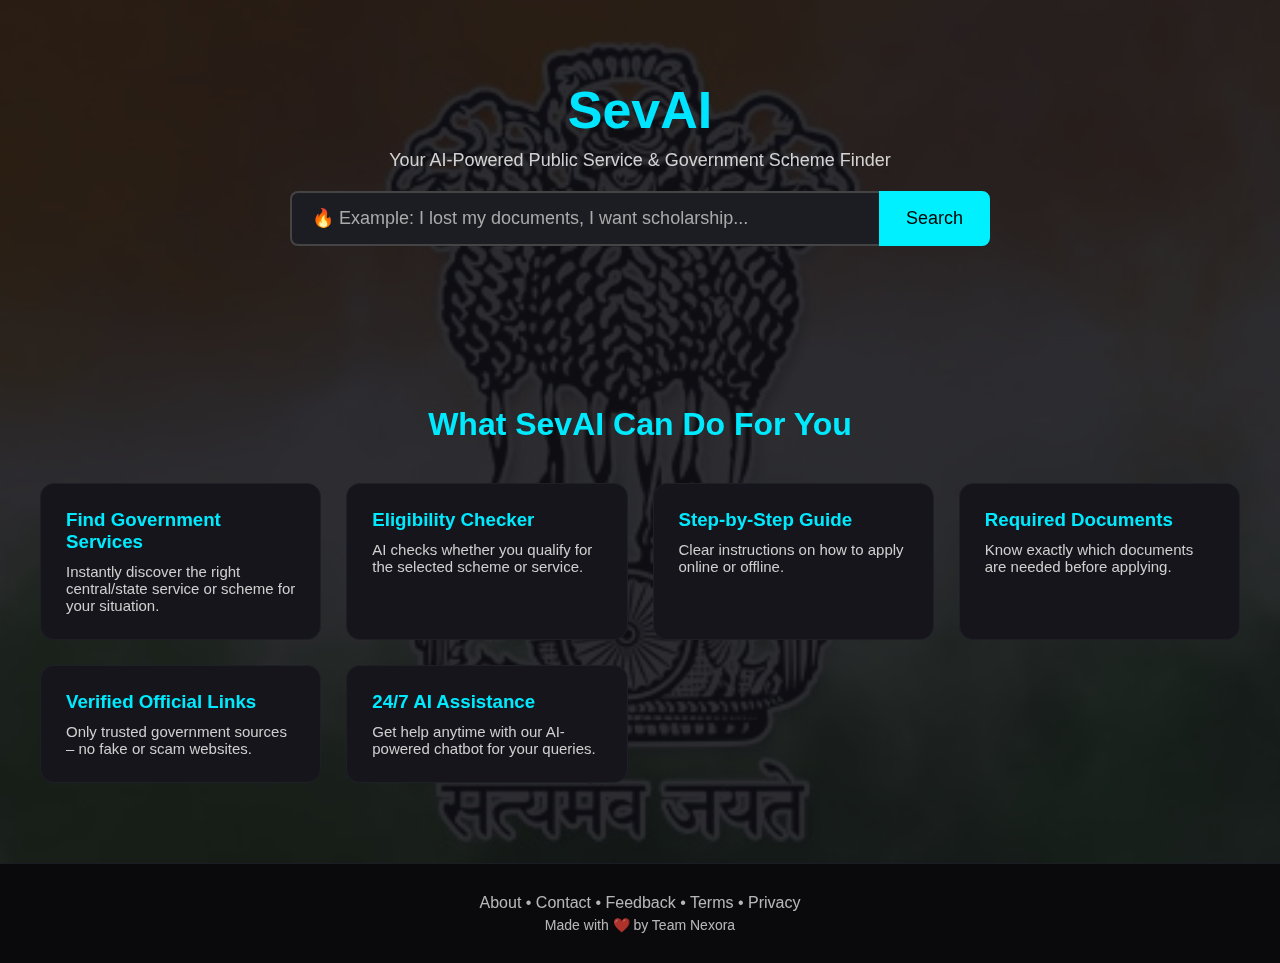
<file: frontend/index.html>
<!DOCTYPE html>
<html lang="en">
<head>
    <meta charset="UTF-8" />
    <meta name="viewport" content="width=device-width, initial-scale=1.0" />
    <title>SevAI – Your AI Public Service Finder</title>
    <link rel="stylesheet" href="./css/style.css" />
</head>

<body>

    <!-- HERO SECTION -->
    <header class="hero">
        <h1>SevAI</h1>
        <p>Your AI-Powered Public Service & Government Scheme Finder</p>

        <div class="search-box">
            <form id="searchForm">
                <input 
                    id="searchInput" 
                    type="text" 
                    placeholder="🔥 Example: I lost my documents, I want scholarship..." 
                />
                <button type="submit">Search</button>
            </form>
        </div>
    </header>


    <!-- FEATURE CARDS SECTION -->
    <section class="features-section">
        <h2>What SevAI Can Do For You</h2>

        <div class="features-grid">

            <div class="feature-card">
                <h3>Find Government Services</h3>
                <p>Instantly discover the right central/state service or scheme for your situation.</p>
            </div>

            <div class="feature-card">
                <h3>Eligibility Checker</h3>
                <p>AI checks whether you qualify for the selected scheme or service.</p>
            </div>

            <div class="feature-card">
                <h3>Step-by-Step Guide</h3>
                <p>Clear instructions on how to apply online or offline.</p>
            </div>

            <div class="feature-card">
                <h3>Required Documents</h3>
                <p>Know exactly which documents are needed before applying.</p>
            </div>

            <div class="feature-card">
                <h3>Verified Official Links</h3>
                <p>Only trusted government sources – no fake or scam websites.</p>
            </div>

            <div class="feature-card">
                <h3>24/7 AI Assistance</h3>
                <p>Get help anytime with our AI-powered chatbot for your queries.</p>

        </div>
    </section>


    <!-- FOOTER -->
    <footer class="footer">
        <div class="footer-content">
            <p>About • Contact • Feedback • Terms • Privacy</p>
            <p class="made">Made with ❤️ by Team Nexora</p>
        </div>
    </footer>

    <!-- JS CONNECTION -->
    <script src="./assets/js/app.js"></script>
<script>
/*const searchForm = document.getElementById("searchForm");

searchForm.addEventListener("submit", (e) => {
    e.preventDefault(); // Prevent page reload
    const query = document.getElementById("searchInput").value.trim();
    if(query !== ""){
        localStorage.setItem("query", query); // store query
        window.location.href = "results.html";
}

});*/
</script>

</body>
</html>
</file>
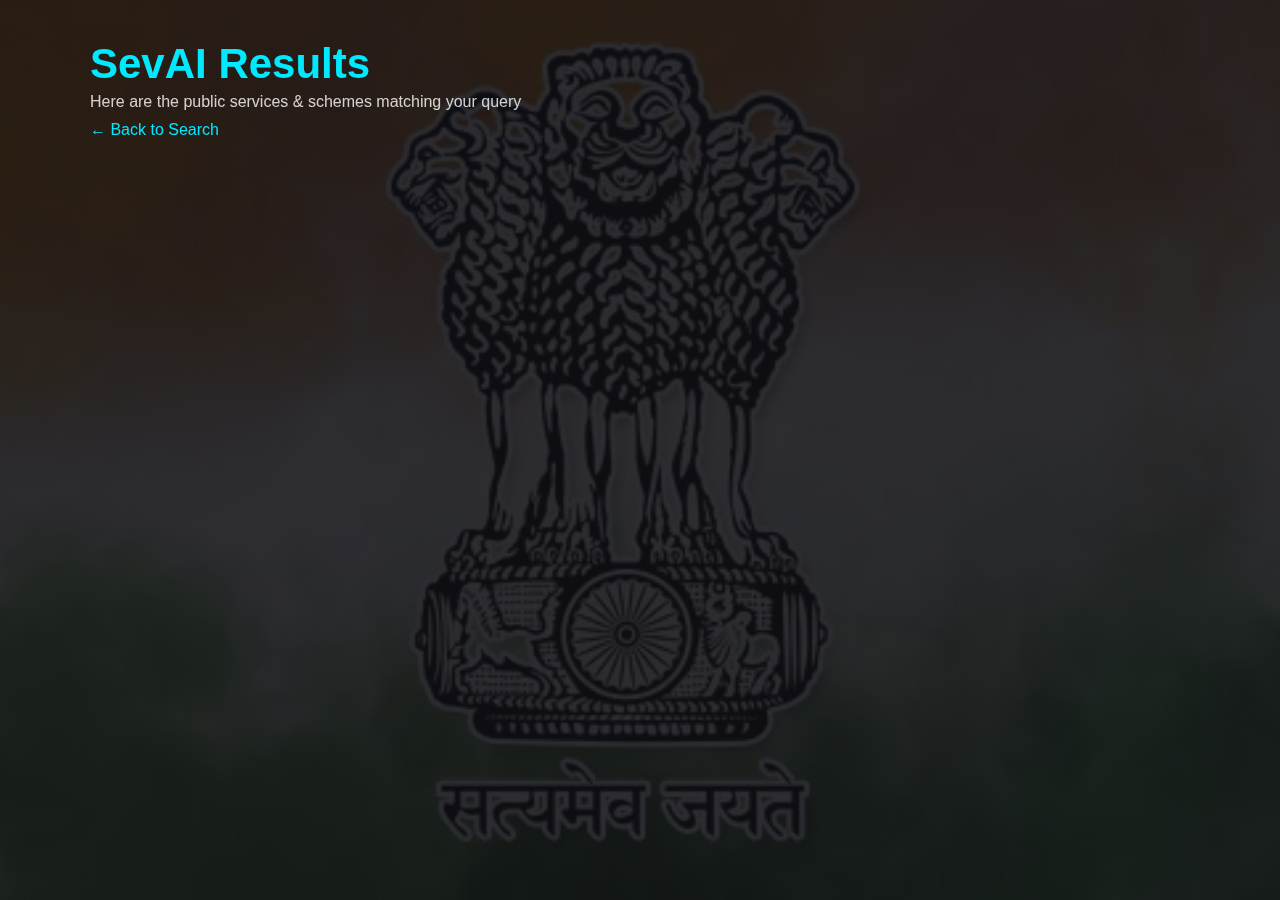
<file: frontend/results.html>
<!DOCTYPE html>
<html lang="en">
<head>
<meta charset="UTF-8">
<meta name="viewport" content="width=device-width, initial-scale=1.0">
<title>SevAI Results</title>
<link rel="stylesheet" href="./css/style.css">
</head>
<body>

<div class="results-page">

    <div class="results-header">
        <h1>SevAI Results</h1>
        <p>Here are the public services & schemes matching your query</p>
        <a href="index.html" class="back-link">← Back to Search</a>
    </div>

    <div id="resultsContainer"></div>

</div>

<script>
async function loadResults(query) {
    try {
        const response = await fetch("http://localhost:5000/api/services/find", {
            method: "POST",
            headers: { "Content-Type": "application/json" },
            body: JSON.stringify({ query })
        });

        const data = await response.json();
        const container = document.getElementById("resultsContainer");
        const datasetResults = data.dataset || [];

        if (datasetResults.length === 0) {
            container.innerHTML = "<p class='empty'>No services matched your search.</p>";
            return;
        }

        container.innerHTML = datasetResults.map(item => `
            <div class="result-card">
                <div class="card-top">
                    <h2>${item.service_name}</h2>
                    <span class="tag">${item.category}</span>
                </div>

                <p class="desc">${item.description}</p>

                <div class="meta">🏛 ${item.department}</div>

                <div class="section">
                    <h4>📄 Required Documents</h4>
                    <ul>
                        ${item.required_documents.map(d => `<li>${d}</li>`).join("")}
                    </ul>
                </div>

                <div class="section">
                    <h4>🏢 Offline Application</h4>
                    <p>${item.offline_process?.office_name || "Not available"}</p>
                </div>

                ${item.online_link ? `
                    <a class="apply-btn" href="${item.online_link}" target="_blank">
                        🌐 Apply Online
                    </a>
                ` : ""}
            </div>
        `).join("");

    } catch (err) {
        document.getElementById("resultsContainer").innerHTML =
            "<p class='empty'>Failed to fetch results.</p>";
    }
}

window.onload = () => {
    const query = localStorage.getItem("query") || "";
    if (query) loadResults(query);
};
</script>

</body>
</file>
<file: frontend/css/style.css>
/* GLOBAL */
* {
    margin: 0;
    padding: 0;
    box-sizing: border-box;
    font-family: "Poppins", sans-serif;
}

body {
    background: #0f0f15;
    color: #ffffff;
    position: relative;

}
body::before {
  content: "";
  position: fixed;
  inset: 0;
  background-image: url("../images/bg2.png");
  background-size: cover;
  background-position: center;
  background-repeat: no-repeat;
  opacity: 0.12;   /* 👈 THIS controls transparency */
  z-index: -1;
}



/* HERO SECTION */
.hero {
    text-align: center;
    padding: 80px 20px;
    color: #fff;
}

.hero h1 {
    font-size: 52px;
    font-weight: 700;
    color: #00e5ff;
}

.hero p {
    margin-top: 10px;
    font-size: 18px;
    opacity: 0.8;
}

/* SEARCH BOX */
.search-box {
    margin-top: 20px;
    display: flex;
    justify-content: center;
    gap: 10px;
}

.search-box form {
    display: flex;
    width: 80%;
    max-width: 700px;
}

.search-box input {
    flex: 1;
    padding: 15px 20px;
    font-size: 18px;
    border: 2px solid #444;
    border-right: none; /* Remove double border with button */
    border-radius: 8px 0 0 8px;
    outline: none;
    transition: 0.3s;
    background-color: #1c1c23;
    color: #fff;
}
.search-box input::placeholder {
    color: #aaa;
}

.search-box input:focus {
    border-color: #00f0ff;
    box-shadow: 0 0 10px #00f0ff; /* Glowing effect */
}

.search-box button {
    padding: 0 25px;
    font-size: 18px;
    background-color: #00f0ff;
    color: #000;
    border: 2px solid #00f0ff;
    border-radius: 0 8px 8px 0;
    cursor: pointer;
    transition: 0.3s;
}

.search-box button:hover {
    background-color: #00c6d9;
    border-color: #00c6d9;
}

/* FEATURE SECTION */
.features-section {
    margin-top: 80px;
    text-align: center;
}

.features-section h2 {
    font-size: 32px;
    margin-bottom: 40px;
    color: #00eaff;
}

/* GRID */
.features-grid {
    display: grid;
    grid-template-columns: repeat(auto-fit, minmax(240px, 1fr));
    gap: 25px;
    padding: 0 40px;
}

/* CARDS */
.feature-card {
    background: #15151b;
    padding: 25px;
    border-radius: 14px;
    text-align: left;
    transition: 0.3s ease;
    border: 1px solid #1f1f27;
}

.feature-card h3 {
    color: #00eaff;
    margin-bottom: 10px;
}

.feature-card p {
    color: #cfcfcf;
    font-size: 15px;
}

/* ANIMATION HOVER */
.feature-card:hover {
    transform: translateY(-8px) scale(1.03);
    box-shadow: 0 0 18px rgba(0, 238, 255, 0.3);
    border-color: #00eaff;
}

/* FOOTER */
.footer {
    margin-top: 80px;
    padding: 30px;
    text-align: center;
    background: #0a0a0d;
    border-top: 1px solid #1c1c24;
}

.footer p {
    opacity: 0.7;
}

.made {
    margin-top: 5px;
    font-size: 14px;
    opacity: 0.9;
}
/* RESULTS PAGE LAYOUT */
.results-page {
    padding: 40px 20px;
}

.results-header {
    max-width: 1100px;
    margin: auto;
    margin-bottom: 30px;
}

.results-header h1 {
    font-size: 42px;
    color: #00eaff;
}

.results-header p {
    opacity: 0.8;
    margin-top: 5px;
}

.back-link {
    display: inline-block;
    margin-top: 10px;
    color: #00eaff;
    text-decoration: none;
}

/* GRID */
#resultsContainer {
    max-width: 1100px;
    margin: auto;
    display: grid;
    grid-template-columns: repeat(auto-fit, minmax(320px, 1fr));
    gap: 25px;
}

/* CARD */
.result-card {
    background: rgba(20, 20, 30, 0.75);
    backdrop-filter: blur(14px);
    border-radius: 18px;
    padding: 25px;
    border: 1px solid rgba(255,255,255,0.08);
    transition: 0.3s;
}

.result-card:hover {
    transform: translateY(-8px);
    box-shadow: 0 0 30px rgba(0,238,255,0.3);
}

/* CARD HEADER */
.card-top {
    display: flex;
    justify-content: space-between;
    align-items: center;
}

.card-top h2 {
    font-size: 22px;
    color: #00eaff;
}

.tag {
    background: rgba(0,234,255,0.15);
    color: #00eaff;
    padding: 5px 14px;
    border-radius: 20px;
    font-size: 13px;
}

/* TEXT */
.desc {
    margin: 12px 0;
    color: #ddd;
    font-size: 15px;
}

.meta {
    font-size: 14px;
    color: #bbb;
}

/* SECTIONS */
.section {
    margin-top: 15px;
}

.section h4 {
    color: #00eaff;
    margin-bottom: 8px;
}

.section li {
    font-size: 14px;
    color: #ccc;
}

/* BUTTON */
.apply-btn {
    display: inline-block;
    margin-top: 18px;
    padding: 12px 18px;
    background: linear-gradient(135deg, #00f0ff, #00bcd4);
    color: #000;
    border-radius: 10px;
    text-decoration: none;
    font-weight: 600;
}

/* EMPTY STATE */
.empty {
    text-align: center;
    opacity: 0.7;
}
</file>
